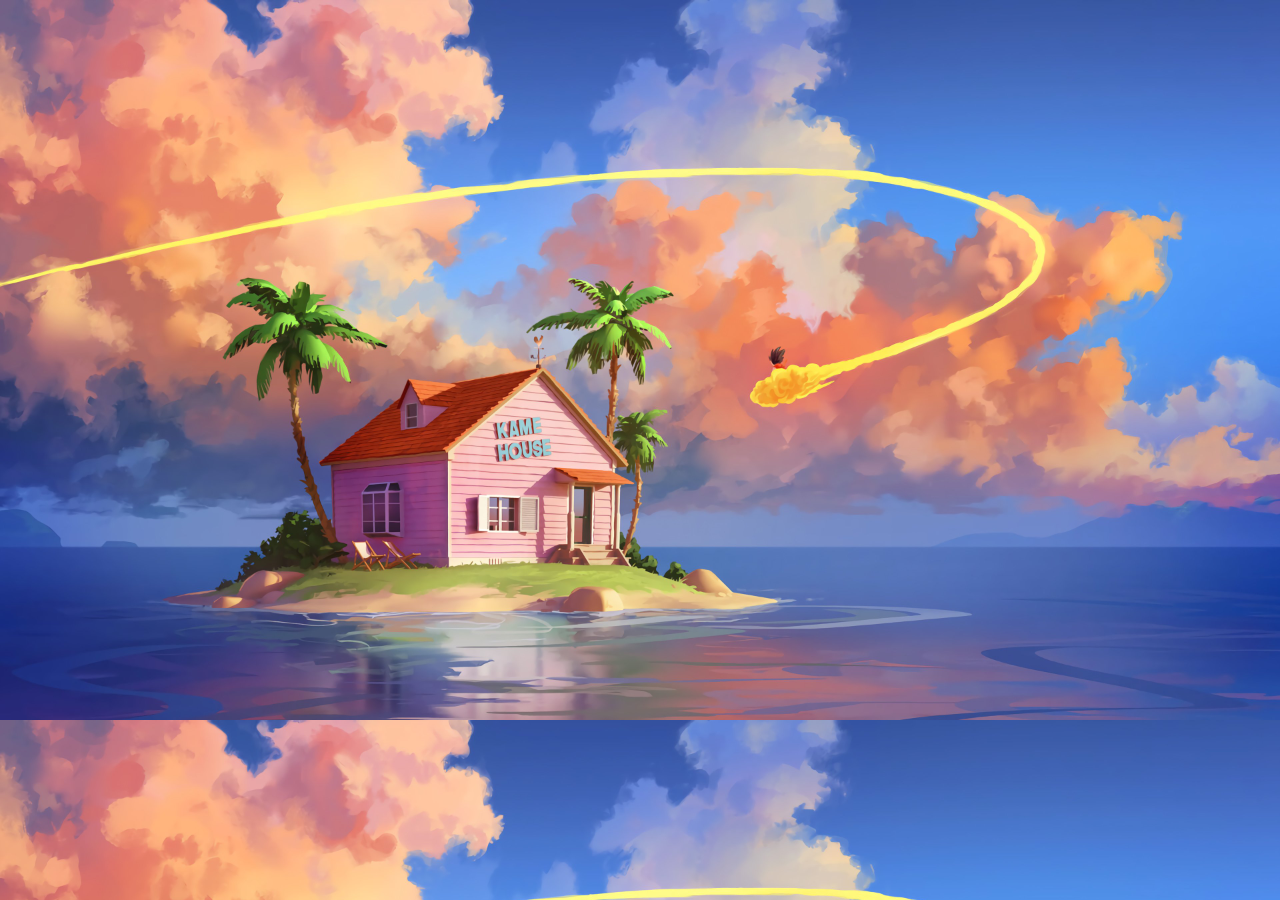
<file: Apropiacion/index.html>
<!DOCTYPE html>
<html lang="en">
<head>
    <meta charset="UTF-8">
    <meta name="viewport" content="width=device-width, initial-scale=1.0">
    <link rel="stylesheet" href="estilos.css">
    <title>Java Script</title>
</head>
<body>
    <script src="Ejercicio1.js"></script>
    <script src="Ejercicio2.js"></script>
    <script src="Ejercicio3.js"></script>
    <script src="Ejercicio4.js"></script>
    <script src="Ejercicio5.js"></script>
    <script src="Ejercicio6.js"></script>
    <script src="Ejercicio7.js"></script>
</body>
</html>
</file>
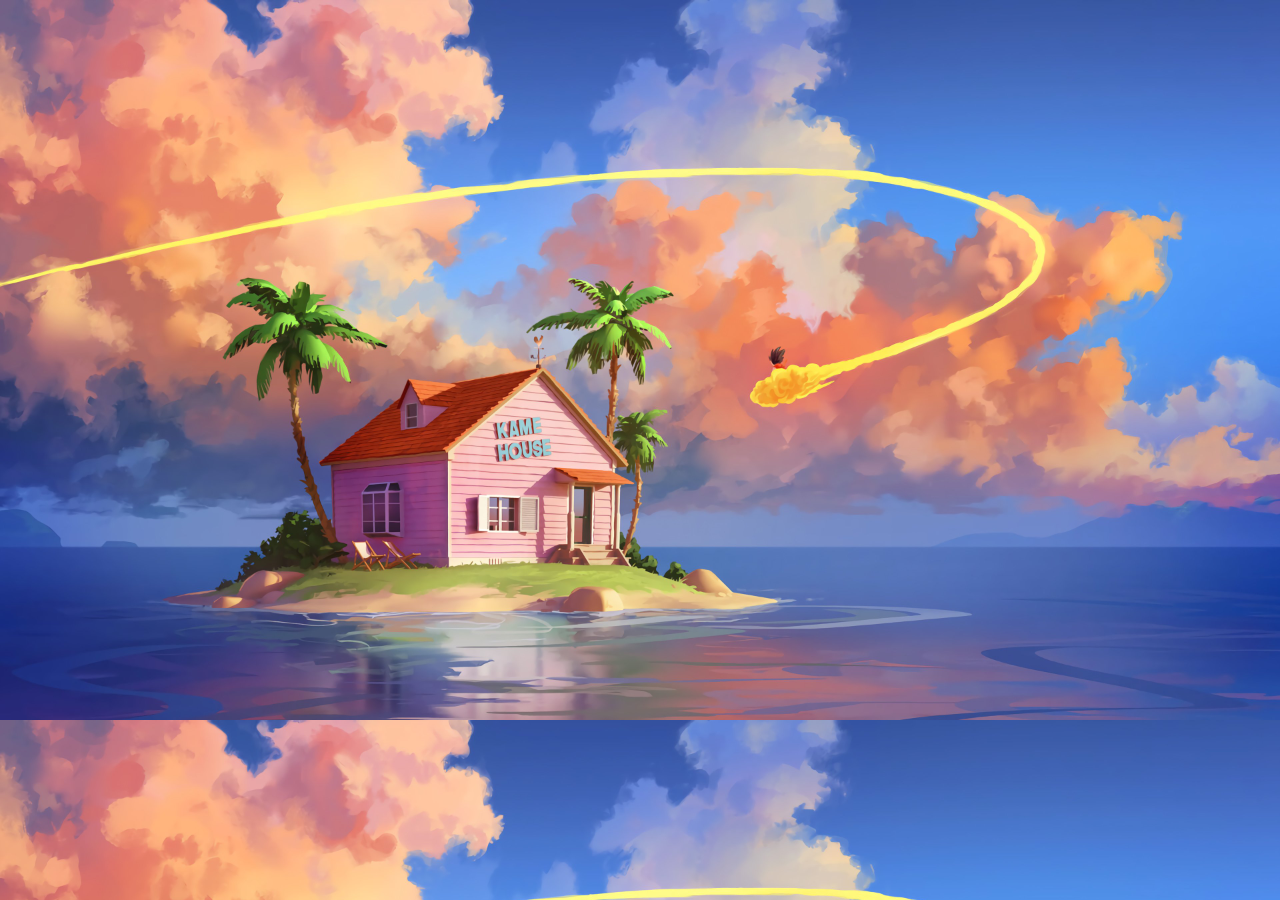
<file: Transferencia/index.html>
<!DOCTYPE html>
<html lang="en">
<head>
    <meta charset="UTF-8">
    <meta name="viewport" content="width=device-width, initial-scale=1.0">
    <title>Transferencia</title>
    <link rel="stylesheet" href="estilos.css">
</head>
<body>
    <!-- <script src="Ejercicio1.js"></script> -->
    <!-- <script src="Ejercicio2.js"></script> -->
    <!-- <script src="Ejercicio3.js"></script> -->
    <!-- <script src="Ejercicio4.js"></script> -->
    <!-- <script src="Ejercicio5.js"></script> -->
    <!-- <script src="Ejercicio6.js"></script> -->
    <script src="Ejercicio7.js"></script>
</body>
</html>
</file>
<file: Apropiacion/estilos.css>
*{
    margin: 0;
    padding: 0;
    box-sizing: border-box;
    background-color: black;
    background-image: url("img/casa-kame-de-dragon-ball-3963.jpg");
    background-size: cover;
}
</file>
<file: Transferencia/estilos.css>
*{
    margin: 0;
    padding: 0;
    box-sizing: border-box;
    background-color: black;
    background-image: url("img/casa-kame-de-dragon-ball-3963.jpg");
    background-size: cover;
}
</file>
